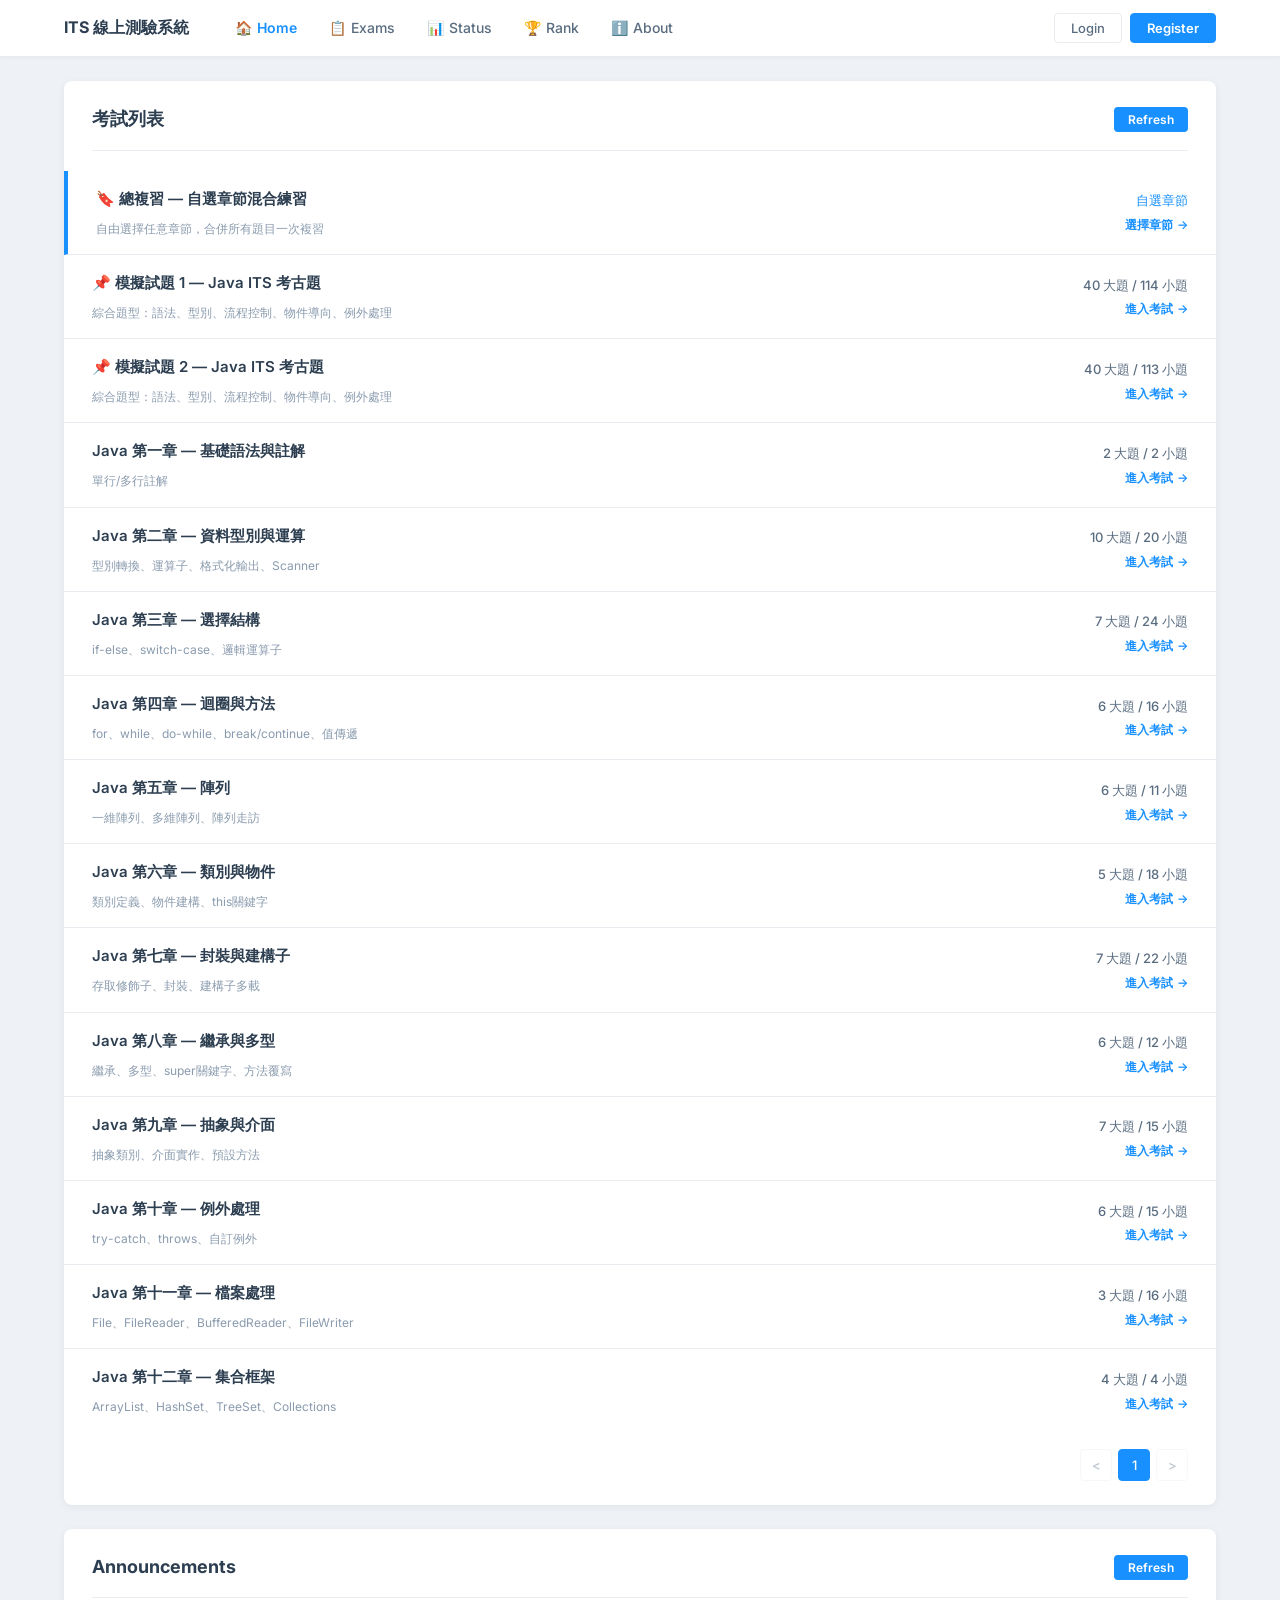
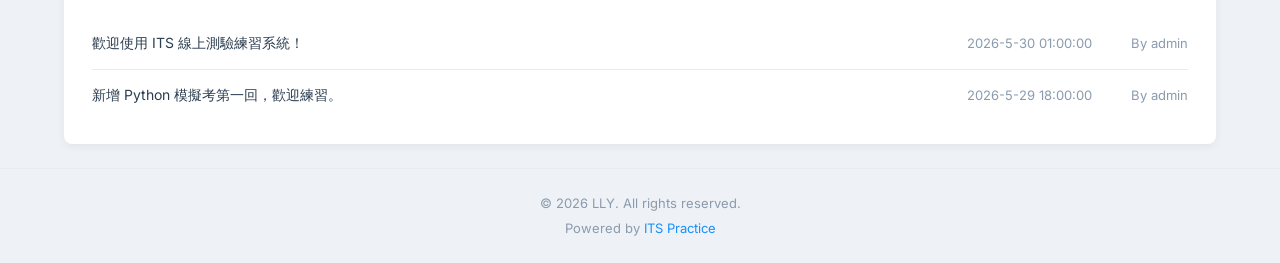
<file: index.html>
<!DOCTYPE html>
<html lang="zh-TW">
<head>
    <meta charset="UTF-8">
    <meta name="viewport" content="width=device-width, initial-scale=1.0">
    <title>ITS 線上測驗系統</title>
    <meta name="description" content="ITS 國際認證程式測驗練習平台">
    <link rel="preconnect" href="https://fonts.googleapis.com">
    <link rel="preconnect" href="https://fonts.gstatic.com" crossorigin>
    <link href="https://fonts.googleapis.com/css2?family=Inter:wght@400;500;600;700&family=Roboto+Mono:wght@400;500&display=swap" rel="stylesheet">
    <link rel="stylesheet" href="home.css">
</head>
<body>
    <!-- Top Navigation Bar -->
    <nav class="navbar">
        <div class="nav-inner">
            <div class="nav-left">
                <a href="index.html" class="nav-brand">ITS 線上測驗系統</a>
                <div class="nav-links">
                    <a href="index.html" class="nav-link active">
                        <span class="nav-icon">🏠</span> Home
                    </a>
                    <a href="#exams" class="nav-link">
                        <span class="nav-icon">📋</span> Exams
                    </a>
                    <a href="#" class="nav-link">
                        <span class="nav-icon">📊</span> Status
                    </a>
                    <a href="#" class="nav-link">
                        <span class="nav-icon">🏆</span> Rank
                    </a>
                    <a href="#" class="nav-link">
                        <span class="nav-icon">ℹ️</span> About
                    </a>
                </div>
            </div>
            <div class="nav-right">
                <button class="btn-outline" id="btn-login">Login</button>
                <button class="btn-primary-sm" id="btn-register">Register</button>
            </div>
        </div>
    </nav>

    <!-- Main Content -->
    <div class="page-container">
        <!-- Active Exams Section -->
        <section class="panel" id="exams">
            <div class="panel-header">
                <h2 class="panel-title">考試列表</h2>
                <button class="btn-refresh" onclick="location.reload()">Refresh</button>
            </div>
            <div class="exam-list" id="exam-list">
                <!-- Injected by home.js -->
            </div>
            <!-- Pagination -->
            <div class="pagination" id="pagination">
                <!-- Injected by home.js -->
            </div>
        </section>

        <!-- Announcements Section -->
        <section class="panel">
            <div class="panel-header">
                <h2 class="panel-title">Announcements</h2>
                <button class="btn-refresh" onclick="location.reload()">Refresh</button>
            </div>
            <div class="announcement-list">
                <div class="announcement-row">
                    <span class="announcement-text">歡迎使用 ITS 線上測驗練習系統！</span>
                    <span class="announcement-date">2026-5-30 01:00:00</span>
                    <span class="announcement-author">By admin</span>
                </div>
                <div class="announcement-row">
                    <span class="announcement-text">新增 Python 模擬考第一回，歡迎練習。</span>
                    <span class="announcement-date">2026-5-29 18:00:00</span>
                    <span class="announcement-author">By admin</span>
                </div>
            </div>
        </section>
    </div>

    <!-- Chapter Selection Modal (for 總複習) -->
    <div id="chapter-modal" class="modal-overlay" style="display: none;">
        <div class="modal-content" style="max-width: 560px; max-height: 90vh; overflow-y: auto;">
            <h2 class="modal-title">📚 選擇複習章節</h2>
            <p class="modal-desc">請勾選您想要一起複習的章節：</p>

            <div style="display: flex; gap: 8px; margin-bottom: 16px;">
                <button class="btn-outline" onclick="selectAllChapters(true)" style="flex:1; font-size: 13px; padding: 6px 12px;">全選</button>
                <button class="btn-outline" onclick="selectAllChapters(false)" style="flex:1; font-size: 13px; padding: 6px 12px;">全不選</button>
            </div>

            <div id="chapter-checklist" style="display: flex; flex-direction: column; gap: 8px; margin-bottom: 20px;">
                <!-- Injected by home.js -->
            </div>

            <div id="chapter-summary" style="font-size: 13px; color: var(--text-secondary); margin-bottom: 16px; padding: 10px 14px; background: var(--bg-page); border-radius: var(--radius-md);">
                已選 0 章節，共 0 大題
            </div>

            <button class="btn-primary-sm" onclick="proceedToModeFromReview()" id="btn-proceed-review" style="width: 100%; padding: 12px; font-size: 15px; border-radius: var(--radius-md);">下一步：選擇作答模式 →</button>
            <button class="btn-outline modal-close" onclick="closeChapterModal()" style="margin-top: 10px; width: 100%;">取消</button>
        </div>
    </div>

    <!-- Mode Selection Modal -->
    <div id="mode-modal" class="modal-overlay" style="display: none;">
        <div class="modal-content">
            <h2 class="modal-title">選擇作答模式</h2>
            <p class="modal-desc">請選擇您想要進行測驗的方式：</p>
            <div class="mode-options">
                <button class="mode-btn" onclick="startExamWithMode('exam')">
                    <div class="mode-icon">🏆</div>
                    <div class="mode-text">
                        <h3>測驗模式</h3>
                        <p>完成所有題目後統一交卷，最後才會公佈成績與解答。</p>
                    </div>
                </button>
                <button class="mode-btn" onclick="startExamWithMode('practice')">
                    <div class="mode-icon">🎯</div>
                    <div class="mode-text">
                        <h3>練習模式</h3>
                        <p>每一題作答完都可以馬上檢查對錯並觀看解析。</p>
                    </div>
                </button>
            </div>
            <label class="shuffle-toggle" style="display: flex; align-items: center; gap: 10px; margin-top: 20px; padding: 12px 16px; background: var(--bg-white); border: 1px solid var(--border-color); border-radius: var(--radius-md); cursor: pointer; user-select: none;">
                <input type="checkbox" id="shuffle-checkbox" style="width: 18px; height: 18px; cursor: pointer;">
                <div>
                    <span style="font-weight: 600; color: var(--text-primary);">🔀 隨機打亂題目順序</span>
                    <p style="font-size: 0.8rem; color: var(--text-secondary); margin: 2px 0 0 0;">勾選後每次進入考卷，題目的排列順序都會不同。</p>
                </div>
            </label>
            <button class="btn-outline modal-close" onclick="closeModeModal()" style="margin-top: 12px; width: 100%;">取消</button>
        </div>
    </div>

    <!-- Footer -->
    <footer class="site-footer">
        <p>© 2026 LLY. All rights reserved.</p>
        <p>Powered by <a href="#">ITS Practice</a></p>
    </footer>

    <script src="home.js"></script>
</body>
</html>
</file>
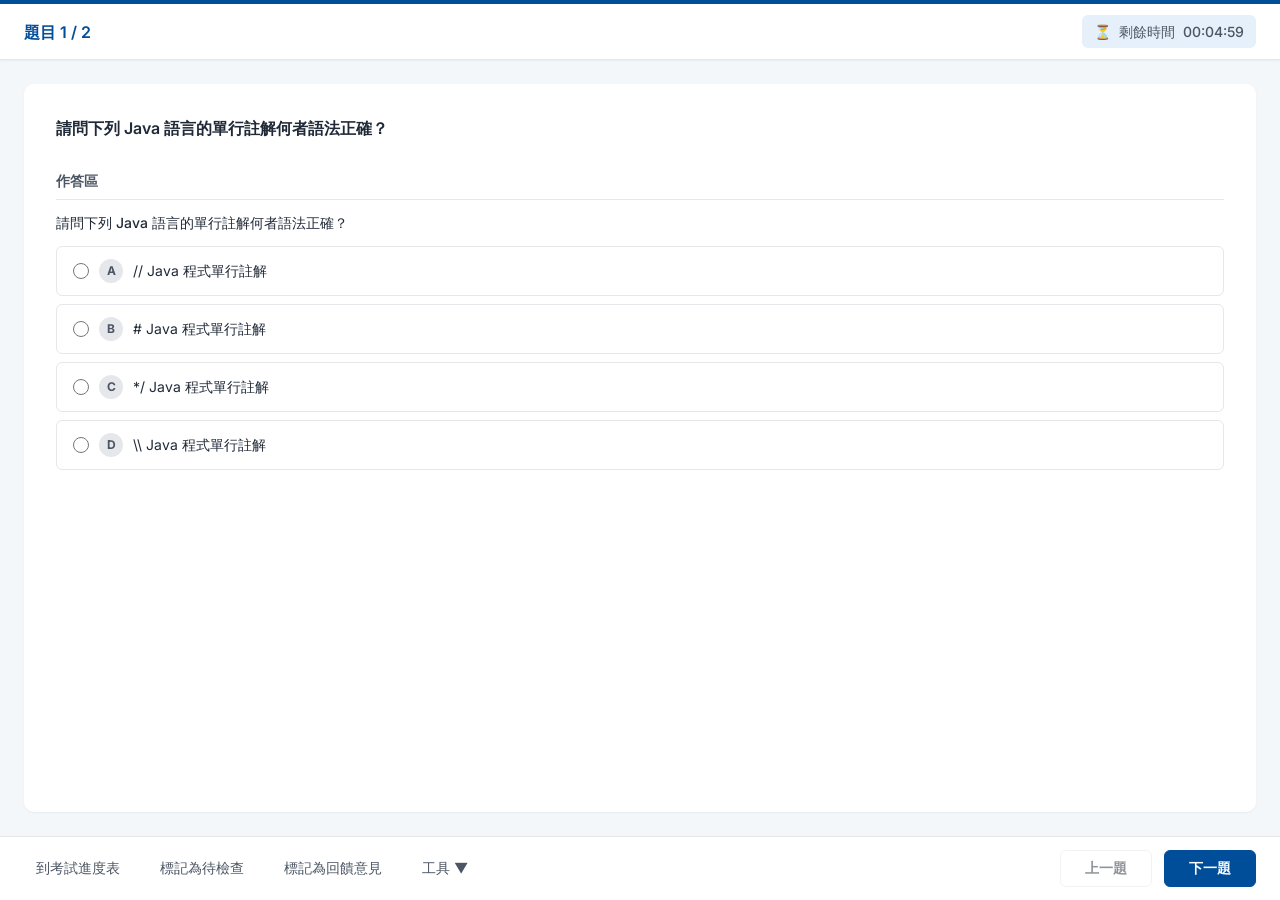
<file: quiz.html>
<!DOCTYPE html>
<html lang="zh-TW">
<head>
    <meta charset="UTF-8">
    <meta name="viewport" content="width=device-width, initial-scale=1.0">
    <title>測驗進行中 — ITS 程式測驗練習</title>
    <link rel="preconnect" href="https://fonts.googleapis.com">
    <link rel="preconnect" href="https://fonts.gstatic.com" crossorigin>
    <link href="https://fonts.googleapis.com/css2?family=Inter:wght@400;500;600;700&family=Roboto+Mono:wght@400;500&display=swap" rel="stylesheet">
    <link rel="stylesheet" href="styles.css">
</head>
<body>
    <div class="app-container" id="app">
        <!-- Header -->
        <header class="app-header">
            <div class="header-left">
                <h1 class="question-title" id="header-title">題目 <span id="current-question-num">1</span> / <span id="total-questions">2</span></h1>
            </div>
            <div class="header-right">
                <div class="timer">
                    <span class="timer-icon">⏳</span>
                    剩餘時間 <span id="time-display">00:14:34</span>
                </div>
            </div>
        </header>

        <!-- Main Content Area (Dynamic) -->
        <main class="main-content" id="question-container">
            <!-- Question content will be injected here by app.js -->
        </main>

        <!-- Footer -->
        <footer class="app-footer">
            <div class="footer-left">
                <button class="btn-text" id="btn-overview">到考試進度表</button>
                <button class="btn-text" id="btn-flag">標記為待檢查</button>
                <button class="btn-text">標記為回饋意見</button>
                <button class="btn-text">工具 ▼</button>
            </div>
            <div class="footer-right">
                <button class="btn-nav" id="btn-prev">上一題</button>
                <button class="btn-nav primary" id="btn-next">下一題</button>
                <button class="btn-nav primary submit-btn" id="btn-check" style="display: none;">檢查答案</button>
                <button class="btn-nav primary submit-btn" id="btn-submit" style="display: none;">交卷</button>
            </div>
        </footer>
    </div>
    
    <!-- Results Screen Template -->
    <template id="tpl-results">
        <div class="results-container">
            <h2>測驗完成</h2>
            <div class="score-display">
                <div class="score-circle">
                    <span id="final-score">0</span>%
                </div>
            </div>
            <div class="results-summary">
                <p>答對題數：<span id="correct-count">0</span> / <span id="total-count">0</span></p>
            </div>
            <div class="results-details" id="results-details">
                <!-- Details injected here -->
            </div>
            <div class="results-actions">
                <a href="index.html" class="btn-nav" id="btn-back-home">回到首頁</a>
                <button class="btn-nav primary" id="btn-restart">重新測驗</button>
            </div>
        </div>
    </template>

    <script src="questions.js"></script>
    <script src="app.js"></script>
</body>
</html>
</file>
<file: home.css>
/* ========================================
   ITS Practice — Homepage (OJ Style)
   ======================================== */

/* --- Design Tokens --- */
:root {
    --bg-page: #eef1f5;
    --bg-white: #ffffff;
    --bg-hover: #f8f9fb;
    --text-primary: #2c3e50;
    --text-secondary: #5a6d80;
    --text-muted: #8a9bae;
    --accent-blue: #1890ff;
    --accent-blue-hover: #0d7fe9;
    --accent-green: #19be6b;
    --accent-orange: #ff9900;
    --accent-red: #ed4014;
    --border-color: #e8ecf0;
    --shadow-card: 0 2px 8px rgba(0, 0, 0, 0.06);
    --radius: 4px;
    --radius-md: 8px;
    --font-sans: 'Inter', -apple-system, BlinkMacSystemFont, "Segoe UI", sans-serif;
}

/* --- Reset --- */
*, *::before, *::after {
    box-sizing: border-box;
    margin: 0;
    padding: 0;
}

html {
    scroll-behavior: smooth;
}

body {
    font-family: var(--font-sans);
    background: var(--bg-page);
    color: var(--text-primary);
    line-height: 1.6;
    min-height: 100vh;
    display: flex;
    flex-direction: column;
}

a {
    text-decoration: none;
    color: inherit;
}

/* ========================================
   Top Navigation Bar
   ======================================== */
.navbar {
    background: var(--bg-white);
    border-bottom: 1px solid var(--border-color);
    box-shadow: 0 1px 4px rgba(0, 0, 0, 0.04);
    position: sticky;
    top: 0;
    z-index: 100;
}

.nav-inner {
    max-width: 1200px;
    margin: 0 auto;
    padding: 0 24px;
    height: 56px;
    display: flex;
    align-items: center;
    justify-content: space-between;
}

.nav-left {
    display: flex;
    align-items: center;
    gap: 32px;
}

.nav-brand {
    font-size: 16px;
    font-weight: 700;
    color: var(--text-primary);
    white-space: nowrap;
}

.nav-links {
    display: flex;
    gap: 4px;
}

.nav-link {
    display: inline-flex;
    align-items: center;
    gap: 5px;
    font-size: 14px;
    font-weight: 500;
    color: var(--text-secondary);
    padding: 8px 14px;
    border-radius: var(--radius);
    transition: all 0.2s;
}

.nav-link:hover {
    color: var(--accent-blue);
    background: rgba(24, 144, 255, 0.06);
}

.nav-link.active {
    color: var(--accent-blue);
    font-weight: 600;
}

.nav-icon {
    font-size: 14px;
}

.nav-right {
    display: flex;
    gap: 8px;
}

/* Buttons */
.btn-outline {
    font-family: inherit;
    font-size: 13px;
    font-weight: 500;
    padding: 6px 16px;
    border-radius: var(--radius);
    border: 1px solid var(--border-color);
    background: var(--bg-white);
    color: var(--text-secondary);
    cursor: pointer;
    transition: all 0.2s;
}

.btn-outline:hover {
    color: var(--accent-blue);
    border-color: var(--accent-blue);
}

.btn-primary-sm {
    font-family: inherit;
    font-size: 13px;
    font-weight: 600;
    padding: 6px 16px;
    border-radius: var(--radius);
    border: 1px solid var(--accent-blue);
    background: var(--accent-blue);
    color: white;
    cursor: pointer;
    transition: all 0.2s;
}

.btn-primary-sm:hover {
    background: var(--accent-blue-hover);
}

.btn-refresh {
    font-family: inherit;
    font-size: 12px;
    font-weight: 600;
    padding: 5px 14px;
    border-radius: var(--radius);
    border: none;
    background: var(--accent-blue);
    color: white;
    cursor: pointer;
    transition: all 0.2s;
}

.btn-refresh:hover {
    background: var(--accent-blue-hover);
}

/* ========================================
   Page Container
   ======================================== */
.page-container {
    max-width: 1200px;
    width: 100%;
    margin: 0 auto;
    padding: 24px;
    flex: 1;
    display: flex;
    flex-direction: column;
    gap: 24px;
}

/* ========================================
   Panel (White Card)
   ======================================== */
.panel {
    background: var(--bg-white);
    border-radius: var(--radius-md);
    box-shadow: var(--shadow-card);
    padding: 24px 28px;
}

.panel-header {
    display: flex;
    align-items: center;
    justify-content: space-between;
    margin-bottom: 20px;
    padding-bottom: 16px;
    border-bottom: 1px solid var(--border-color);
}

.panel-title {
    font-size: 18px;
    font-weight: 700;
    color: var(--text-primary);
}

/* ========================================
   Exam List
   ======================================== */
.exam-list {
    display: flex;
    flex-direction: column;
}

.exam-row {
    display: flex;
    align-items: center;
    padding: 16px 0;
    border-bottom: 1px solid var(--border-color);
    cursor: pointer;
    transition: background 0.15s;
    margin: 0 -28px;
    padding-left: 28px;
    padding-right: 28px;
}

.exam-row:last-child {
    border-bottom: none;
}

.exam-row:hover {
    background: var(--bg-hover);
}

.exam-row-main {
    flex: 1;
    min-width: 0;
}

.exam-row-title {
    font-size: 15px;
    font-weight: 600;
    color: var(--text-primary);
    margin-bottom: 6px;
}

.exam-row-badges {
    display: flex;
    gap: 8px;
    flex-wrap: wrap;
}

.badge {
    display: inline-flex;
    align-items: center;
    gap: 4px;
    font-size: 11px;
    font-weight: 600;
    padding: 3px 10px;
    border-radius: 100px;
    white-space: nowrap;
}

.badge-date {
    background: var(--accent-green);
    color: white;
}

.badge-time {
    background: var(--accent-blue);
    color: white;
}

.badge-type {
    background: var(--accent-orange);
    color: white;
}

.badge-difficulty {
    background: #f0f0f0;
    color: var(--text-secondary);
}

.badge-difficulty.easy {
    background: #e6f7ee;
    color: #19be6b;
}

.badge-difficulty.medium {
    background: #fff7e6;
    color: #ff9900;
}

.badge-difficulty.hard {
    background: #ffe6e6;
    color: #ed4014;
}

.exam-row-meta {
    display: flex;
    flex-direction: column;
    align-items: flex-end;
    gap: 4px;
    margin-left: 24px;
    flex-shrink: 0;
}

.exam-row-questions {
    font-size: 13px;
    color: var(--text-secondary);
    font-weight: 500;
}

.exam-row-topics {
    font-size: 12px;
    color: var(--text-muted);
    margin-top: 6px;
}

.exam-row-action {
    font-size: 12px;
    font-weight: 600;
    color: var(--accent-blue);
    display: flex;
    align-items: center;
    gap: 4px;
}

.exam-row-action .arrow {
    transition: transform 0.2s;
}

.exam-row:hover .exam-row-action .arrow {
    transform: translateX(3px);
}

/* ========================================
   Announcements
   ======================================== */
.announcement-list {
    display: flex;
    flex-direction: column;
}

.announcement-row {
    display: flex;
    align-items: center;
    padding: 14px 0;
    border-bottom: 1px solid var(--border-color);
    gap: 16px;
}

.announcement-row:last-child {
    border-bottom: none;
}

.announcement-text {
    flex: 1;
    font-size: 14px;
    color: var(--text-primary);
}

.announcement-date {
    font-size: 13px;
    color: var(--text-muted);
    white-space: nowrap;
}

.announcement-author {
    font-size: 13px;
    color: var(--text-muted);
    white-space: nowrap;
    min-width: 80px;
    text-align: right;
}

/* ========================================
   Pagination
   ======================================== */
.pagination {
    display: flex;
    justify-content: flex-end;
    gap: 6px;
    margin-top: 16px;
}

.page-btn {
    width: 32px;
    height: 32px;
    display: flex;
    align-items: center;
    justify-content: center;
    font-size: 13px;
    font-weight: 500;
    border-radius: var(--radius);
    border: 1px solid var(--border-color);
    background: var(--bg-white);
    color: var(--text-secondary);
    cursor: pointer;
    transition: all 0.2s;
    font-family: inherit;
}

.page-btn:hover {
    color: var(--accent-blue);
    border-color: var(--accent-blue);
}

.page-btn.active {
    background: var(--accent-blue);
    border-color: var(--accent-blue);
    color: white;
}

.page-btn.disabled {
    opacity: 0.4;
    cursor: not-allowed;
}

/* ========================================
   Footer
   ======================================== */
.site-footer {
    text-align: center;
    padding: 24px;
    font-size: 13px;
    color: var(--text-muted);
    border-top: 1px solid var(--border-color);
    margin-top: auto;
}

.site-footer a {
    color: var(--accent-blue);
}

.site-footer a:hover {
    text-decoration: underline;
}

.site-footer p + p {
    margin-top: 4px;
}

/* ========================================
   Responsive
   ======================================== */
@media (max-width: 768px) {
    .nav-links {
        display: none;
    }

    .nav-brand {
        font-size: 14px;
    }

    .page-container {
        padding: 16px;
    }

    .panel {
        padding: 16px 20px;
    }

    .exam-row {
        flex-direction: column;
        align-items: flex-start;
        gap: 10px;
        margin: 0 -20px;
        padding-left: 20px;
        padding-right: 20px;
    }

    .exam-row-meta {
        align-items: flex-start;
        margin-left: 0;
        flex-direction: row;
        gap: 12px;
    }

    .announcement-row {
        flex-direction: column;
        align-items: flex-start;
        gap: 4px;
    }

    .announcement-author {
        text-align: left;
        min-width: auto;
    }
}

/* =====================================
   Modal Styles
   ===================================== */
.modal-overlay {
    position: fixed;
    top: 0;
    left: 0;
    right: 0;
    bottom: 0;
    background-color: rgba(0, 0, 0, 0.5);
    display: flex;
    align-items: center;
    justify-content: center;
    z-index: 1000;
    backdrop-filter: blur(4px);
    animation: fadeIn 0.2s ease-out;
}

.modal-content {
    background: var(--bg-panel);
    width: 90%;
    max-width: 500px;
    border-radius: var(--radius-lg);
    padding: 32px;
    box-shadow: var(--shadow-lg);
    animation: slideUp 0.3s ease-out;
}

.modal-title {
    font-size: 1.5rem;
    font-weight: 700;
    color: var(--text-primary);
    margin-bottom: 8px;
    text-align: center;
}

.modal-desc {
    color: var(--text-secondary);
    text-align: center;
    margin-bottom: 24px;
}

.mode-options {
    display: flex;
    flex-direction: column;
    gap: 16px;
}

.mode-btn {
    display: flex;
    align-items: center;
    gap: 16px;
    padding: 16px;
    background: var(--bg-white);
    border: 2px solid var(--border-color);
    border-radius: var(--radius-md);
    cursor: pointer;
    text-align: left;
    transition: all 0.2s ease;
}

.mode-btn:hover {
    border-color: var(--accent-blue);
    background: var(--bg-white);
    transform: translateY(-2px);
    box-shadow: var(--shadow-sm);
}

.mode-icon {
    font-size: 2rem;
}

.mode-text h3 {
    font-size: 1.1rem;
    color: var(--text-primary);
    margin-bottom: 4px;
}

.mode-text p {
    font-size: 0.85rem;
    color: var(--text-secondary);
    margin: 0;
    line-height: 1.4;
}

@keyframes fadeIn {
    from { opacity: 0; }
    to { opacity: 1; }
}

@keyframes slideUp {
    from { opacity: 0; transform: translateY(20px); }
    to { opacity: 1; transform: translateY(0); }
}
</file>
<file: styles.css>
/* ========================================
   ITS Practice — Quiz Page Styles
   ======================================== */

/* --- Design Tokens --- */
:root {
    --bg-main: #f4f7f9;
    --bg-header: #ffffff;
    --bg-panel: #ffffff;
    --text-primary: #1f2937;
    --text-secondary: #4b5563;
    --text-muted: #9ca3af;
    --accent-blue: #004d99;
    --accent-blue-light: #e6f0fa;
    --accent-primary: #2563eb;
    --accent-primary-hover: #1d4ed8;
    --border-color: #e5e7eb;
    --code-bg: #f8fafc;
    --code-border: #cbd5e1;
    --shadow-sm: 0 1px 2px 0 rgba(0, 0, 0, 0.05);
    --shadow-md: 0 4px 6px -1px rgba(0, 0, 0, 0.1), 0 2px 4px -1px rgba(0, 0, 0, 0.06);
    --radius-md: 6px;
    --radius-lg: 10px;
}

* {
    box-sizing: border-box;
    margin: 0;
    padding: 0;
}

body {
    font-family: 'Inter', -apple-system, BlinkMacSystemFont, "Segoe UI", Roboto, Helvetica, Arial, sans-serif;
    background-color: var(--bg-main);
    color: var(--text-primary);
    line-height: 1.5;
    height: 100vh;
    display: flex;
    flex-direction: column;
}

/* App Layout */
.app-container {
    display: flex;
    flex-direction: column;
    height: 100vh;
    max-width: 1440px;
    margin: 0 auto;
    width: 100%;
    background-color: var(--bg-main);
    box-shadow: 0 0 20px rgba(0,0,0,0.05);
}

/* Header */
.app-header {
    background-color: var(--bg-header);
    height: 60px;
    display: flex;
    justify-content: space-between;
    align-items: center;
    padding: 0 24px;
    border-top: 4px solid var(--accent-blue);
    border-bottom: 1px solid var(--border-color);
    box-shadow: var(--shadow-sm);
    z-index: 10;
}

.question-title {
    font-size: 16px;
    font-weight: 600;
    color: var(--accent-blue);
}

.timer {
    display: flex;
    align-items: center;
    gap: 8px;
    font-size: 14px;
    font-weight: 500;
    color: var(--text-secondary);
    background-color: var(--accent-blue-light);
    padding: 6px 12px;
    border-radius: var(--radius-md);
}

/* Main Content Area */
.main-content {
    flex: 1;
    overflow-y: auto;
    padding: 24px;
    display: flex;
    flex-direction: column;
}

/* Footer */
.app-footer {
    background-color: var(--bg-header);
    height: 64px;
    display: flex;
    justify-content: space-between;
    align-items: center;
    padding: 0 24px;
    border-top: 1px solid var(--border-color);
}

.footer-left {
    display: flex;
    gap: 16px;
}

.footer-right {
    display: flex;
    gap: 12px;
}

/* Buttons */
button {
    font-family: inherit;
    cursor: pointer;
    border: none;
    background: none;
    transition: all 0.2s ease;
}

.btn-text {
    color: var(--text-secondary);
    font-size: 14px;
    font-weight: 500;
    padding: 8px 12px;
    border-radius: var(--radius-md);
}

.btn-text:hover {
    background-color: var(--accent-blue-light);
    color: var(--accent-blue);
}

.btn-nav {
    display: inline-flex;
    align-items: center;
    justify-content: center;
    padding: 8px 24px;
    border-radius: var(--radius-md);
    font-size: 14px;
    font-weight: 600;
    border: 1px solid var(--border-color);
    background-color: #fff;
    color: var(--text-primary);
    text-decoration: none;
    cursor: pointer;
    font-family: inherit;
    transition: all 0.2s;
}

.btn-nav:hover {
    background-color: var(--bg-main);
}

.btn-nav.primary {
    background-color: var(--accent-blue);
    color: white;
    border-color: var(--accent-blue);
}

.btn-nav.primary:hover {
    background-color: #003d7a;
}

/* ========================================
   Question Styles
   ======================================== */
.q-instruction {
    font-size: 15px;
    margin-bottom: 20px;
    color: var(--text-primary);
}

.q-instruction p {
    margin-bottom: 8px;
}

.big-q-title {
    font-size: 16px;
    font-weight: 600;
    line-height: 1.6;
}

.note {
    font-size: 13px;
    color: var(--text-muted);
}

.area-label {
    font-size: 14px;
    font-weight: 600;
    color: var(--text-secondary);
    margin-bottom: 12px;
    padding-bottom: 8px;
    border-bottom: 1px solid var(--border-color);
}

.sub-q-label {
    font-size: 12px;
    font-weight: 700;
    color: var(--accent-blue);
    text-transform: uppercase;
    letter-spacing: 0.5px;
    margin-bottom: 8px;
    padding: 3px 10px;
    background: var(--accent-blue-light);
    display: inline-block;
    border-radius: 4px;
}

/* Syntax Highlighting */
.keyword { color: #d73a49; font-weight: 600; }
.string { color: #032f62; }
.comment { color: #6a737d; font-style: italic; }

/* Code Display */
pre, code {
    font-family: 'Roboto Mono', monospace;
    font-size: 14px;
    line-height: 1.6;
}

/* Layout: Single Column */
.q-layout-single {
    background: var(--bg-panel);
    border-radius: var(--radius-lg);
    box-shadow: var(--shadow-sm);
    padding: 32px;
    flex: 1 0 auto;
    display: flex;
    flex-direction: column;
}

/* Side-by-side layout: code left, answers right */
.q-split-layout {
    display: flex;
    gap: 24px;
    align-items: flex-start;
    margin-top: 4px;
}

.q-split-code {
    flex: 1 1 55%;
    min-width: 0;
    position: sticky;
    top: 16px;
    align-self: flex-start;
}

.q-split-answers {
    flex: 1 1 45%;
    min-width: 0;
}

/* Code Viewer */
.code-viewer {
    background-color: var(--code-bg);
    border: 1px solid var(--border-color);
    border-radius: var(--radius-md);
    padding: 16px;
    overflow-x: auto;
}

.code-viewer pre {
    white-space: pre-wrap;
    word-break: break-word;
}

.ln {
    color: var(--text-muted);
    margin-right: 16px;
    user-select: none;
}

/* Inline Dropdown for Fill-in-the-blank */
.inline-select {
    font-family: var(--font-sans);
    font-size: 13px;
    color: var(--text-primary);
    background-color: #f1f5f9;
    border: 1px solid #cbd5e1;
    border-radius: 4px;
    padding: 2px 24px 2px 8px;
    margin: 0 4px;
    outline: none;
    cursor: pointer;
    appearance: none;
    background-image: url("data:image/svg+xml,%3Csvg width='10' height='6' xmlns='http://www.w3.org/2000/svg'%3E%3Cpath d='M1 1l4 4 4-4' stroke='%23475569' stroke-width='1.5' fill='none' stroke-linecap='round' stroke-linejoin='round'/%3E%3C/svg%3E");
    background-repeat: no-repeat;
    background-position: right 8px center;
    box-shadow: 0 1px 2px rgba(0,0,0,0.05);
    transition: all 0.2s;
    vertical-align: middle;
}

.inline-select:hover {
    border-color: var(--accent-blue);
    background-color: var(--bg-white);
}

.inline-select:focus {
    border-color: var(--accent-blue);
    background-color: var(--bg-white);
    box-shadow: 0 0 0 2px rgba(0,77,153,0.15);
}

/* Drag and Drop Fill-in-the-blank */
.draggable-option {
    transition: all 0.2s ease;
    user-select: none;
}
.draggable-option:hover {
    transform: translateY(-2px);
    box-shadow: 0 4px 6px rgba(0, 0, 0, 0.05);
    background-color: var(--bg-white) !important;
}

.drop-zone {
    display: inline-flex;
    align-items: center;
    min-width: 120px;
    min-height: 28px;
    background-color: #f1f5f9;
    border: 2px dashed #cbd5e1;
    border-radius: 4px;
    padding: 2px 8px;
    margin: 0 4px;
    vertical-align: middle;
    transition: all 0.2s ease;
}

.drop-zone.drag-over {
    background-color: var(--accent-blue-light);
    border-color: var(--accent-blue);
    transform: scale(1.05);
}

.drop-zone .drop-text {
    color: #94a3b8;
    font-size: 13px;
    font-style: italic;
    pointer-events: none;
}

.drop-zone .dropped-text {
    color: var(--accent-blue);
    font-size: 13px;
    font-family: 'Roboto Mono', monospace;
}

/* ========================================
   Choice Options
   ======================================== */
.sq-text {
    font-size: 14px;
    font-weight: 500;
    color: var(--text-primary);
    margin-bottom: 12px;
    line-height: 1.6;
}

.options-list {
    display: flex;
    flex-direction: column;
    gap: 8px;
}

.option-label {
    display: flex;
    align-items: center;
    gap: 10px;
    padding: 12px 16px;
    border: 1px solid var(--border-color);
    border-radius: var(--radius-md);
    cursor: pointer;
    transition: all 0.2s;
    font-size: 14px;
    line-height: 1.5;
}

.option-label:hover {
    background: var(--accent-blue-light);
    border-color: var(--accent-blue);
}

.option-label:has(input:checked) {
    background: var(--accent-blue-light);
    border-color: var(--accent-blue);
    box-shadow: 0 0 0 1px var(--accent-blue);
}

.option-label input[type="radio"],
.option-label input[type="checkbox"] {
    accent-color: var(--accent-blue);
    width: 16px;
    height: 16px;
    flex-shrink: 0;
}

.option-key {
    display: inline-flex;
    align-items: center;
    justify-content: center;
    width: 24px;
    height: 24px;
    border-radius: 50%;
    background: #e5e7eb;
    font-size: 12px;
    font-weight: 700;
    color: var(--text-secondary);
    flex-shrink: 0;
}

.option-label:has(input:checked) .option-key {
    background: var(--accent-blue);
    color: white;
}

.option-text {
    flex: 1;
    white-space: pre-wrap;
    word-break: break-word;
}

/* ========================================
   Results Screen
   ======================================== */
.results-container {
    background: var(--bg-panel);
    border-radius: var(--radius-lg);
    box-shadow: var(--shadow-sm);
    padding: 40px;
    max-width: 800px;
    margin: 0 auto;
    width: 100%;
}

.results-container h2 {
    text-align: center;
    color: var(--text-primary);
    margin-bottom: 24px;
    font-size: 24px;
}

.score-display {
    display: flex;
    justify-content: center;
    margin-bottom: 20px;
}

.score-circle {
    width: 120px;
    height: 120px;
    border-radius: 50%;
    display: flex;
    flex-direction: column;
    align-items: center;
    justify-content: center;
    border: 4px solid;
}

.score-circle.pass {
    background: #e6f7ee;
    border-color: #19be6b;
    color: #19be6b;
}

.score-circle.fail {
    background: #fff0f0;
    border-color: #ed4014;
    color: #ed4014;
}

.score-number {
    font-size: 36px;
    font-weight: 800;
    line-height: 1;
}

.score-percent {
    font-size: 16px;
    font-weight: 600;
}

.results-summary {
    text-align: center;
    font-size: 16px;
    margin-bottom: 32px;
    color: var(--text-secondary);
}

.results-summary p {
    margin-bottom: 4px;
}

.score-status {
    font-weight: 600;
    font-size: 15px;
}

.results-actions {
    display: flex;
    justify-content: center;
    gap: 12px;
    margin-top: 32px;
}

/* Result Details */
.results-details {
    display: flex;
    flex-direction: column;
    gap: 20px;
}

.result-page {
    border: 1px solid var(--border-color);
    border-radius: var(--radius-md);
    overflow: hidden;
}

.result-page-header {
    display: flex;
    align-items: center;
    justify-content: space-between;
    padding: 14px 16px;
    background: #f8f9fb;
    border-bottom: 1px solid var(--border-color);
}

.result-page-header h4 {
    font-size: 14px;
    font-weight: 600;
    color: var(--text-primary);
    flex: 1;
    line-height: 1.5;
}

.result-page-score {
    font-weight: 700;
    font-size: 14px;
    white-space: nowrap;
    margin-left: 12px;
}

.result-sub {
    padding: 12px 16px;
    border-bottom: 1px solid var(--border-color);
}

.result-sub:last-child {
    border-bottom: none;
}

.result-sub.correct {
    background: #f0faf4;
}

.result-sub.wrong {
    background: #fef2f2;
}

.result-sub-header {
    display: flex;
    align-items: flex-start;
    gap: 8px;
    margin-bottom: 6px;
}

.result-icon {
    font-size: 14px;
    flex-shrink: 0;
    margin-top: 2px;
}

.result-sub-text {
    font-size: 13px;
    color: var(--text-primary);
    line-height: 1.5;
}

.result-answer-row {
    display: flex;
    gap: 24px;
    font-size: 13px;
    color: var(--text-secondary);
    margin-left: 22px;
    margin-bottom: 4px;
}

.correct-ans {
    color: #19be6b;
}

.result-notes {
    font-size: 12px;
    color: var(--text-muted);
    margin-left: 22px;
    margin-top: 4px;
    padding: 6px 10px;
    background: rgba(0,0,0,0.02);
    border-radius: 4px;
    line-height: 1.5;
}

/* ========================================
   Responsive
   ======================================== */
@media (max-width: 768px) {
    .app-header {
        padding: 0 16px;
    }

    .main-content {
        padding: 16px;
    }

    .q-layout-single {
        padding: 20px;
    }

    .q-split-layout {
        flex-direction: column;
    }

    .q-split-code {
        position: static;
    }

    .footer-left {
        display: none;
    }

    .app-footer {
        justify-content: flex-end;
    }

    .option-label {
        padding: 10px 12px;
    }

    .results-container {
        padding: 24px 16px;
    }

    .result-answer-row {
        flex-direction: column;
        gap: 4px;
    }
}
</file>
